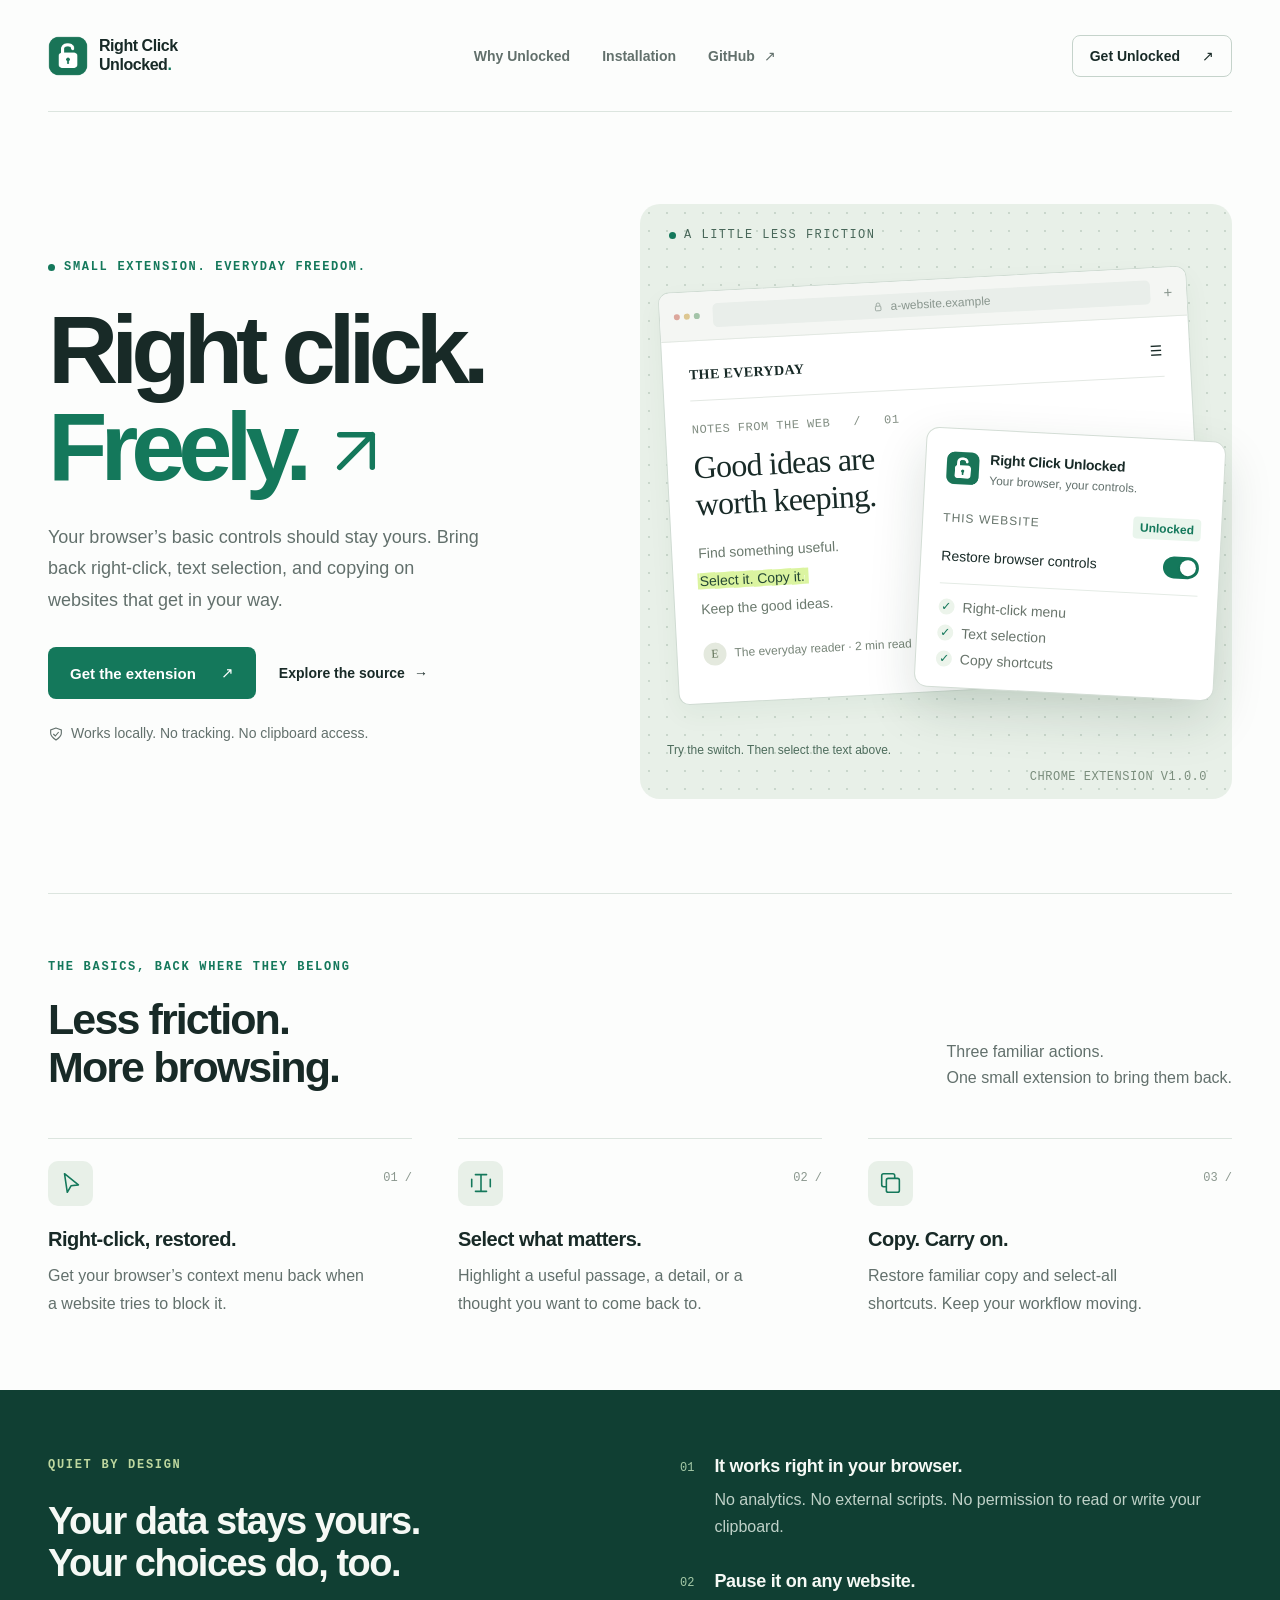
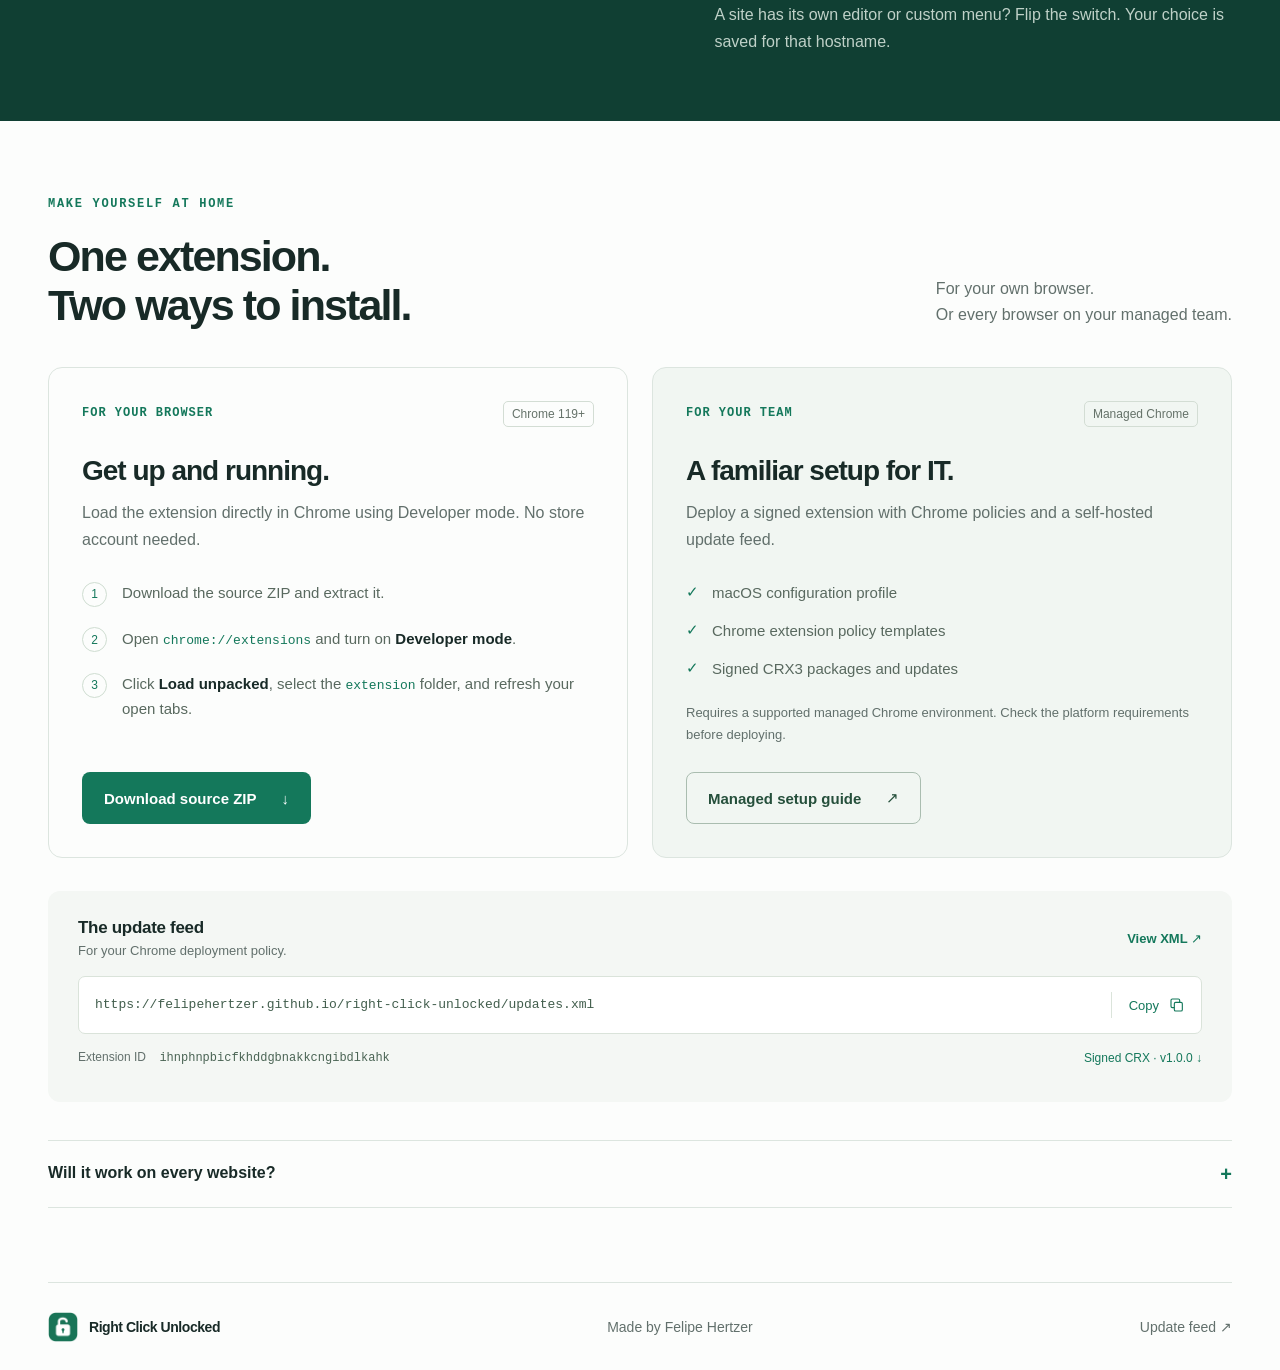
<file: docs/index.html>
<!doctype html>
<html lang="en">
  <head>
    <meta charset="utf-8" />
    <meta name="viewport" content="width=device-width, initial-scale=1" />
    <meta name="theme-color" content="#14785b" />
    <meta
      name="description"
      content="Bring back right-click, text selection, and copying in Chrome. Right Click Unlocked works locally, with a pause switch for every website and no tracking."
    />
    <title>Right Click Unlocked — Your browser, your controls.</title>
    <link rel="icon" href="assets/icon32.png" type="image/png" />
    <link rel="stylesheet" href="styles.css" />
    <script src="page.js" defer></script>
  </head>
  <body>
    <a class="skip-link" href="#main">Skip to content</a>
    <header class="site-header wrap">
      <a class="brand" href="./" aria-label="Right Click Unlocked home"
        ><img src="assets/icon128.png" alt="" width="40" height="40" /><span
          >Right Click<br />Unlocked<span class="brand-dot">.</span></span
        ></a
      >
      <nav aria-label="Main navigation">
        <a href="#features">Why Unlocked</a><a href="#install">Installation</a
        ><a
          class="nav-github"
          href="https://github.com/felipehertzer/right-click-unlocked"
          >GitHub <span aria-hidden="true">↗</span></a
        >
      </nav>
      <a class="header-cta" href="#install"
        >Get Unlocked <span aria-hidden="true">↗</span></a
      >
    </header>
    <main id="main">
      <section class="hero wrap" aria-labelledby="hero-title">
        <div class="hero-copy">
          <p class="eyebrow">
            <span class="status-dot" aria-hidden="true"></span> SMALL EXTENSION.
            EVERYDAY FREEDOM.
          </p>
          <h1 id="hero-title">
            Right click.<br /><span>Freely.</span
            ><svg
              class="headline-arrow"
              viewBox="0 0 64 64"
              fill="none"
              aria-hidden="true"
            >
              <path
                d="M14 50 50 14M14 14h36v36"
                stroke="currentColor"
                stroke-width="6"
                stroke-linecap="round"
                stroke-linejoin="round"
              />
            </svg>
          </h1>
          <p class="hero-description">
            Your browser’s basic controls should stay yours. Bring back
            right-click, text selection, and copying on websites that get in
            your way.
          </p>
          <div class="hero-actions">
            <a class="button button-green" href="#install"
              >Get the extension <span aria-hidden="true">↗</span></a
            ><a
              class="text-link"
              href="https://github.com/felipehertzer/right-click-unlocked"
              >Explore the source <span aria-hidden="true">→</span></a
            >
          </div>
          <p class="hero-note">
            <svg viewBox="0 0 24 24" fill="none" aria-hidden="true">
              <path
                d="M12 3 4 6v5c0 5 8 10 8 10s8-5 8-10V6l-8-3Z"
                stroke="currentColor"
                stroke-width="1.7"
              />
              <path
                d="m8 12 3 3 5-6"
                stroke="currentColor"
                stroke-width="1.7"
              />
            </svg>
            Works locally. No tracking. No clipboard access.
          </p>
        </div>
        <div
          class="demo-stage"
          aria-label="Interactive preview of restored browser controls"
        >
          <div class="stage-label">
            <span class="status-dot" aria-hidden="true"></span> A LITTLE LESS
            FRICTION
          </div>
          <div class="browser-preview">
            <div class="browser-toolbar" aria-hidden="true">
              <div class="window-dots"><i></i><i></i><i></i></div>
              <div class="address-bar">
                <svg viewBox="0 0 24 24" fill="none">
                  <rect
                    x="6"
                    y="10"
                    width="12"
                    height="10"
                    rx="2"
                    stroke="currentColor"
                    stroke-width="1.6"
                  />
                  <path
                    d="M8 10V7a4 4 0 0 1 8 0v3"
                    stroke="currentColor"
                    stroke-width="1.6"
                  />
                </svg>
                a-website.example
              </div>
              <span>+</span>
            </div>
            <div class="sample-page">
              <div class="sample-header">
                <span>THE EVERYDAY</span><span aria-hidden="true">☰</span>
              </div>
              <p class="sample-category">
                NOTES FROM THE WEB &nbsp; / &nbsp; 01
              </p>
              <h2>Good ideas are<br />worth keeping.</h2>
              <div id="sample-text" class="sample-text">
                <p>
                  Find something useful.<br /><span class="highlight"
                    >Select it. Copy it.</span
                  ><br />Keep the good ideas.
                </p>
              </div>
              <div class="sample-footer">
                <span class="sample-avatar" aria-hidden="true">E</span
                ><span
                  >The everyday reader <span aria-hidden="true">·</span> 2 min
                  read</span
                >
              </div>
            </div>
          </div>
          <div class="extension-preview">
            <div class="extension-heading">
              <img
                src="assets/icon128.png"
                alt=""
                width="34"
                height="34"
              /><span
                >Right Click Unlocked<small
                  >Your browser, your controls.</small
                ></span
              >
            </div>
            <div class="extension-site">
              <span>THIS WEBSITE</span><span id="demo-badge">Unlocked</span>
            </div>
            <label class="demo-switch-label" for="demo-enabled"
              ><span>Restore browser controls</span
              ><input
                type="checkbox"
                id="demo-enabled"
                role="switch"
                checked /><span class="switch-track" aria-hidden="true"></span
            ></label>
            <ul class="demo-checks">
              <li><span aria-hidden="true">✓</span> Right-click menu</li>
              <li><span aria-hidden="true">✓</span> Text selection</li>
              <li><span aria-hidden="true">✓</span> Copy shortcuts</li>
            </ul>
          </div>
          <p class="demo-caption" id="demo-status" role="status">
            Try the switch. Then select the text above.
          </p>
          <span class="demo-version"
            >CHROME EXTENSION <span data-version>MANIFEST V3</span></span
          >
        </div>
      </section>
      <section
        class="features wrap"
        id="features"
        aria-labelledby="features-title"
      >
        <div class="section-intro">
          <p class="eyebrow">THE BASICS, BACK WHERE THEY BELONG</p>
          <h2 id="features-title">Less friction.<br />More browsing.</h2>
          <p>
            Three familiar actions.<br />One small extension to bring them back.
          </p>
        </div>
        <div class="feature-grid">
          <article>
            <span class="feature-icon" aria-hidden="true"
              ><svg viewBox="0 0 28 28" fill="none">
                <path
                  d="m7 4 15 12-8 1-4 7L7 4Z"
                  stroke="currentColor"
                  stroke-width="1.7"
                  stroke-linejoin="round"
                /></svg></span
            ><span class="feature-number">01 /</span>
            <h3>Right-click, restored.</h3>
            <p>
              Get your browser’s context menu back when a website tries to block
              it.
            </p>
          </article>
          <article>
            <span class="feature-icon" aria-hidden="true"
              ><svg viewBox="0 0 28 28" fill="none">
                <path
                  d="M8 5h12M14 5v18M8 23h12M4 10v8M24 10v8"
                  stroke="currentColor"
                  stroke-width="1.7"
                  stroke-linecap="round"
                /></svg></span
            ><span class="feature-number">02 /</span>
            <h3>Select what matters.</h3>
            <p>
              Highlight a useful passage, a detail, or a thought you want to
              come back to.
            </p>
          </article>
          <article>
            <span class="feature-icon" aria-hidden="true"
              ><svg viewBox="0 0 28 28" fill="none">
                <rect
                  x="9"
                  y="9"
                  width="14"
                  height="15"
                  rx="2"
                  stroke="currentColor"
                  stroke-width="1.7"
                />
                <path
                  d="M18 9V6a2 2 0 0 0-2-2H6a2 2 0 0 0-2 2v10a2 2 0 0 0 2 2h3"
                  stroke="currentColor"
                  stroke-width="1.7"
                /></svg></span
            ><span class="feature-number">03 /</span>
            <h3>Copy. Carry on.</h3>
            <p>
              Restore familiar copy and select-all shortcuts. Keep your workflow
              moving.
            </p>
          </article>
        </div>
      </section>
      <section class="privacy-band" aria-labelledby="privacy-title">
        <div class="wrap privacy-layout">
          <div>
            <p class="eyebrow">QUIET BY DESIGN</p>
            <h2 id="privacy-title">
              Your data stays yours.<br />Your choices do, too.
            </h2>
          </div>
          <div class="privacy-points">
            <article>
              <span aria-hidden="true">01</span>
              <div>
                <h3>It works right in your browser.</h3>
                <p>
                  No analytics. No external scripts. No permission to read or
                  write your clipboard.
                </p>
              </div>
            </article>
            <article>
              <span aria-hidden="true">02</span>
              <div>
                <h3>Pause it on any website.</h3>
                <p>
                  A site has its own editor or custom menu? Flip the switch.
                  Your choice is saved for that hostname.
                </p>
              </div>
            </article>
          </div>
        </div>
      </section>
      <section
        class="install wrap"
        id="install"
        aria-labelledby="install-title"
      >
        <div class="section-intro">
          <p class="eyebrow">MAKE YOURSELF AT HOME</p>
          <h2 id="install-title">One extension.<br />Two ways to install.</h2>
          <p>
            For your own browser.<br />Or every browser on your managed team.
          </p>
        </div>
        <div class="installation-grid">
          <article class="installation-card">
            <div class="card-heading">
              <span class="eyebrow">FOR YOUR BROWSER</span
              ><span class="card-tag">Chrome 119+</span>
            </div>
            <h3>Get up and running.</h3>
            <p>
              Load the extension directly in Chrome using Developer mode. No
              store account needed.
            </p>
            <ol class="install-steps">
              <li>
                <span>1</span>
                <div>Download the source ZIP and extract it.</div>
              </li>
              <li>
                <span>2</span>
                <div>
                  Open <code>chrome://extensions</code> and turn on
                  <strong>Developer mode</strong>.
                </div>
              </li>
              <li>
                <span>3</span>
                <div>
                  Click <strong>Load unpacked</strong>, select the
                  <code>extension</code> folder, and refresh your open tabs.
                </div>
              </li>
            </ol>
            <a
              class="button button-green"
              href="https://github.com/felipehertzer/right-click-unlocked/archive/refs/heads/main.zip"
              >Download source ZIP <span aria-hidden="true">↓</span></a
            >
          </article>
          <article class="installation-card managed-card">
            <div class="card-heading">
              <span class="eyebrow">FOR YOUR TEAM</span
              ><span class="card-tag">Managed Chrome</span>
            </div>
            <h3>A familiar setup for IT.</h3>
            <p>
              Deploy a signed extension with Chrome policies and a self-hosted
              update feed.
            </p>
            <ul class="managed-list">
              <li>
                <span aria-hidden="true">✓</span> macOS configuration profile
              </li>
              <li>
                <span aria-hidden="true">✓</span> Chrome extension policy
                templates
              </li>
              <li>
                <span aria-hidden="true">✓</span> Signed CRX3 packages and
                updates
              </li>
            </ul>
            <p class="managed-note">
              Requires a supported managed Chrome environment. Check the
              platform requirements before deploying.
            </p>
            <a
              class="button button-outline"
              href="https://github.com/felipehertzer/right-click-unlocked#managed-deployment"
              >Managed setup guide <span aria-hidden="true">↗</span></a
            >
          </article>
        </div>
        <div class="deployment-details">
          <div class="feed-heading">
            <div>
              <h3>The update feed</h3>
              <p>For your Chrome deployment policy.</p>
            </div>
            <a href="updates.xml">View XML <span aria-hidden="true">↗</span></a>
          </div>
          <div class="feed-code">
            <code id="update-feed"
              >https://felipehertzer.github.io/right-click-unlocked/updates.xml</code
            ><button
              type="button"
              id="copy-feed"
              aria-label="Copy update feed URL"
            >
              Copy
              <svg viewBox="0 0 24 24" fill="none" aria-hidden="true">
                <rect
                  x="8"
                  y="8"
                  width="12"
                  height="13"
                  rx="2"
                  stroke="currentColor"
                  stroke-width="1.7"
                />
                <path
                  d="M16 8V5a2 2 0 0 0-2-2H5a2 2 0 0 0-2 2v9a2 2 0 0 0 2 2h3"
                  stroke="currentColor"
                  stroke-width="1.7"
                />
              </svg>
            </button>
          </div>
          <div class="release-details">
            <p>Extension ID <code>ihnphnpbicfkhddgbnakkcngibdlkahk</code></p>
            <a id="package-link" href="release.json"
              >Release details <span aria-hidden="true">↗</span></a
            >
          </div>
          <p id="copy-status" class="copy-status" role="status"></p>
        </div>
        <details class="compatibility">
          <summary>
            Will it work on every website?<span aria-hidden="true">+</span>
          </summary>
          <div>
            <p>
              Unlocked restores common event-based and CSS restrictions. It
              can’t reveal inaccessible content or turn images and canvas
              elements into selectable text.
            </p>
            <p>
              Chrome’s internal pages, the Web Store, built-in viewers, and
              local files are excluded. Some custom blockers may persist. If a
              website’s controls or copy formatting behave differently, pause
              the extension for that site.
            </p>
          </div>
        </details>
      </section>
    </main>
    <footer class="site-footer wrap">
      <a class="brand" href="./"
        ><img src="assets/icon128.png" alt="" width="30" height="30" /><span
          >Right Click Unlocked</span
        ></a
      >
      <p>
        Made by <a href="https://github.com/felipehertzer">Felipe Hertzer</a>
      </p>
      <a href="updates.xml">Update feed <span aria-hidden="true">↗</span></a>
    </footer>
  </body>
</html>
</file>
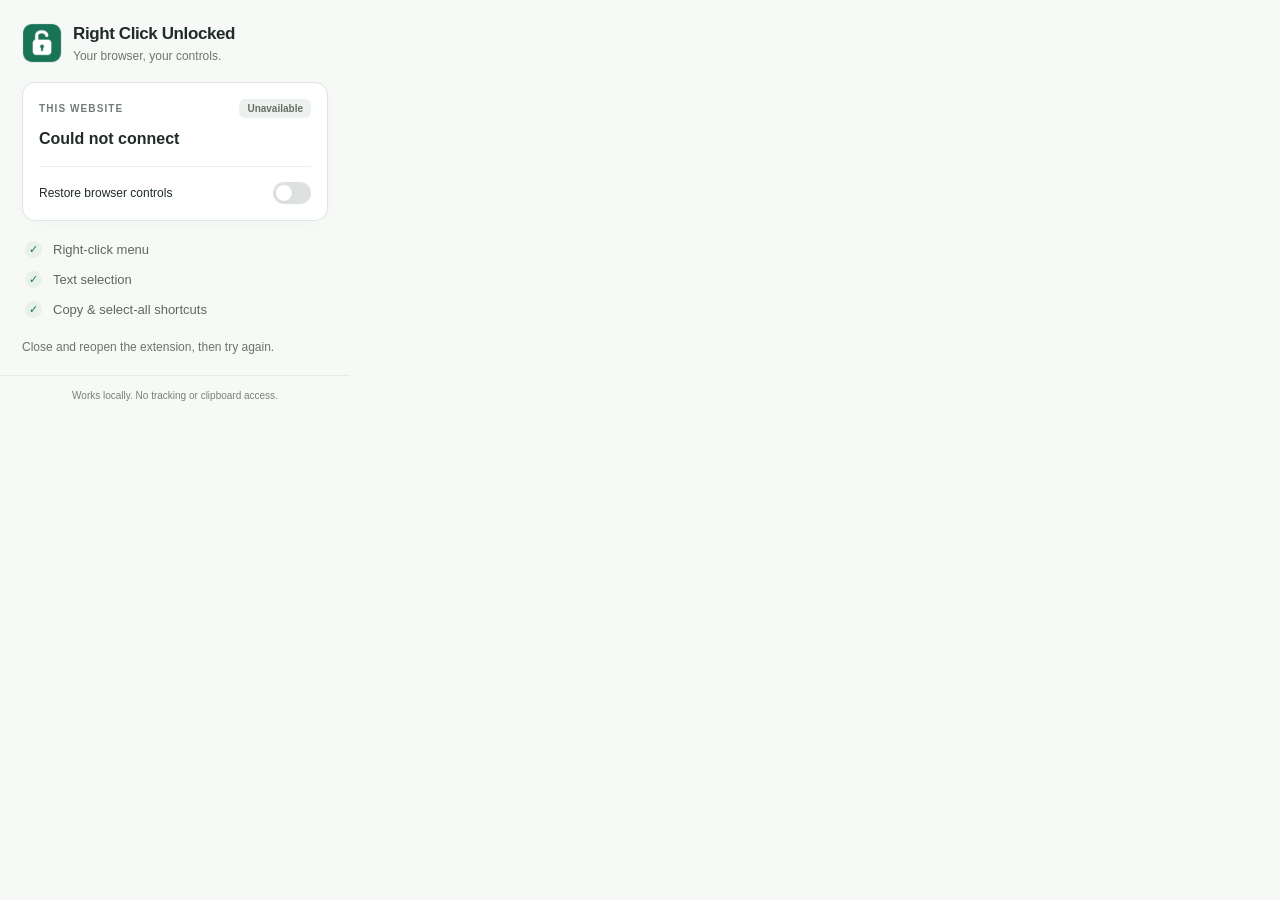
<file: extension/popup.html>
<!doctype html>
<html lang="en">
<head>
  <meta charset="utf-8">
  <meta name="viewport" content="width=device-width, initial-scale=1">
  <title>Right Click Unlocked</title>
  <link rel="stylesheet" href="popup.css">
  <script src="popup.js" defer></script>
</head>
<body>
  <header>
    <img src="icons/icon48.png" width="40" height="40" alt="">
    <div><h1>Right Click Unlocked</h1><p>Your browser, your controls.</p></div>
  </header>
  <main>
    <section class="site-card" aria-label="Website settings">
      <div class="site-line"><span class="eyebrow">THIS WEBSITE</span><span id="badge">Loading</span></div>
      <p id="hostname">Checking this tab…</p>
      <label class="switch-row" for="enabled">
        <span>Restore browser controls</span>
        <input id="enabled" type="checkbox" role="switch" disabled>
        <span class="switch" aria-hidden="true"></span>
      </label>
    </section>
    <ul aria-label="Restored controls">
      <li><span aria-hidden="true">✓</span> Right-click menu</li>
      <li><span aria-hidden="true">✓</span> Text selection</li>
      <li><span aria-hidden="true">✓</span> Copy &amp; select-all shortcuts</li>
    </ul>
    <p id="status" role="status" aria-live="polite">Loading settings…</p>
    <button id="refresh" type="button" hidden>Refresh this page</button>
  </main>
  <footer>Works locally. No tracking or clipboard access.</footer>
</body>
</html>
</file>
<file: docs/styles.css>
:root {
  color-scheme: light;
  --ink: #182a27;
  --muted: #62706c;
  --green: #14785b;
  --deep: #103f33;
  --lime: #dbf4a0;
  --line: #dce5df;
  --paper: #fcfdfc;
  --soft: #f1f6f2;
  font-family: -apple-system, BlinkMacSystemFont, "Segoe UI", sans-serif;
  color: var(--ink);
  background: var(--paper);
  font-synthesis: none;
}
* {
  box-sizing: border-box;
}
html {
  scroll-behavior: smooth;
  scroll-padding-top: 30px;
}
body {
  margin: 0;
}
button,
input {
  font: inherit;
}
a {
  color: inherit;
  text-decoration: none;
}
button,
a,
input {
  -webkit-tap-highlight-color: transparent;
}
button {
  cursor: pointer;
}
a:focus-visible,
button:focus-visible,
input:focus-visible,
summary:focus-visible {
  outline: 3px solid #298166;
  outline-offset: 5px;
}
img,
svg {
  display: block;
  max-width: 100%;
}
::selection {
  color: #113e2e;
  background: #d5ef99;
}
.wrap {
  width: min(1200px, calc(100% - 96px));
  margin-inline: auto;
}
.skip-link {
  position: fixed;
  top: 10px;
  left: 10px;
  z-index: 20;
  padding: 12px 20px;
  background: white;
  transform: translateY(-200%);
}
.skip-link:focus {
  transform: none;
}
.site-header {
  height: 112px;
  display: flex;
  align-items: center;
  justify-content: space-between;
  border-bottom: 1px solid var(--line);
}
.brand {
  display: inline-flex;
  gap: 11px;
  align-items: center;
  font-size: 16px;
  font-weight: 740;
  letter-spacing: -0.45px;
  line-height: 1.15;
}
.brand-dot {
  color: var(--green);
}
nav {
  display: flex;
  gap: 32px;
  align-items: center;
  font-size: 14px;
  font-weight: 550;
}
nav a {
  color: var(--muted);
}
nav a:hover,
.text-link:hover {
  color: var(--green);
}
.nav-github span {
  margin-left: 5px;
}
.header-cta {
  display: inline-flex;
  gap: 22px;
  align-items: center;
  padding: 12px 17px;
  border: 1px solid #c5d3cb;
  border-radius: 8px;
  font-size: 14px;
  font-weight: 650;
}
.header-cta:hover {
  background: var(--soft);
}
.hero {
  display: grid;
  grid-template-columns: 1fr 1.08fr;
  gap: 44px;
  padding-top: 92px;
  padding-bottom: 94px;
  align-items: center;
}
.eyebrow {
  font-family: ui-monospace, SFMono-Regular, Consolas, monospace;
  letter-spacing: 1.7px;
  font-size: 12px;
  font-weight: 550;
  line-height: 1.6;
  margin: 0 0 25px;
  color: var(--green);
  display: flex;
  align-items: center;
  gap: 9px;
}
.status-dot {
  width: 7px;
  height: 7px;
  display: inline-block;
  flex-shrink: 0;
  border-radius: 50%;
  background: var(--green);
}
h1 {
  font-size: clamp(64px, 7.6vw, 104px);
  line-height: 0.99;
  letter-spacing: -7px;
  font-weight: 650;
  margin: 0 0 27px;
}
h1 > span {
  color: var(--green);
}
.headline-arrow {
  display: inline-block;
  width: 58px;
  height: 58px;
  margin-left: 22px;
  color: var(--green);
}
.hero-description {
  font-size: 18px;
  line-height: 1.75;
  color: var(--muted);
  max-width: 440px;
  margin: 0 0 31px;
}
.hero-actions {
  display: flex;
  align-items: center;
  gap: 23px;
  flex-wrap: wrap;
}
.button {
  display: inline-flex;
  align-items: center;
  justify-content: center;
  gap: 25px;
  min-height: 52px;
  border-radius: 8px;
  font-size: 15px;
  font-weight: 650;
  padding: 14px 21px;
  border: 1px solid transparent;
  transition:
    background 0.18s,
    transform 0.18s;
}
.button:hover {
  transform: translateY(-2px);
}
.button-green {
  background: var(--green);
  color: white;
}
.button-green:hover {
  background: #0f634b;
}
.text-link {
  font-size: 14px;
  font-weight: 600;
  display: inline-flex;
  gap: 9px;
  align-items: center;
}
.hero-note {
  font-size: 12px;
  color: var(--muted);
  display: flex;
  align-items: center;
  gap: 7px;
  margin: 23px 0 0;
  line-height: 1.6;
}
.hero-note svg {
  width: 16px;
  height: 16px;
  flex-shrink: 0;
}
.demo-stage {
  height: 545px;
  position: relative;
  border-radius: 20px;
  background-color: #e8f0e8;
  background-image: radial-gradient(#aabdaf80 0.75px, transparent 0.75px);
  background-size: 18px 18px;
  isolation: isolate;
}
.stage-label {
  font:
    11px ui-monospace,
    SFMono-Regular,
    Consolas,
    monospace;
  letter-spacing: 1.5px;
  display: flex;
  align-items: center;
  gap: 8px;
  position: absolute;
  left: 29px;
  top: 24px;
  color: #486759;
}
.browser-preview {
  position: absolute;
  top: 75px;
  left: 28px;
  right: 35px;
  border: 1px solid #cfdbd2;
  border-radius: 11px;
  box-shadow: 0 10px 26px #1e4b2c0c;
  background: white;
  overflow: hidden;
  transform: rotate(-3deg);
}
.browser-toolbar {
  display: flex;
  align-items: center;
  gap: 13px;
  padding: 12px 14px;
  background: #f4f6f3;
  border-bottom: 1px solid #e2e8e2;
  color: #89968e;
  font-size: 15px;
}
.window-dots {
  display: flex;
  gap: 4px;
}
.window-dots i {
  height: 6px;
  width: 6px;
  border-radius: 50%;
  background: #c7d0c9;
}
.window-dots i:first-child {
  background: #dca79c;
}
.window-dots i:nth-child(2) {
  background: #ddc791;
}
.window-dots i:nth-child(3) {
  background: #a3c4a8;
}
.address-bar {
  display: flex;
  gap: 7px;
  justify-content: center;
  align-items: center;
  flex: 1;
  background: #e9eeea;
  font-size: 10px;
  border-radius: 5px;
  padding: 5px 8px;
}
.address-bar svg {
  width: 11px;
  height: 11px;
}
.sample-page {
  padding: 26px 26px 37px;
}
.sample-header {
  display: flex;
  justify-content: space-between;
  font-family: Georgia, serif;
  font-weight: 700;
  font-size: 14px;
  letter-spacing: 0.4px;
  padding-bottom: 16px;
  border-bottom: 1px solid #e3e8e3;
}
.sample-category {
  font:
    9px ui-monospace,
    monospace;
  letter-spacing: 1.1px;
  color: #818d82;
  margin: 22px 0 12px;
}
.sample-page h2 {
  font:
    500 32px/1.15 Georgia,
    serif;
  letter-spacing: -0.8px;
  margin: 0 0 16px;
}
.sample-text {
  font-size: 13px;
  line-height: 2;
  color: #6a796d;
}
.sample-text p {
  margin: 0;
}
.highlight {
  background: var(--lime);
  box-shadow:
    4px 0 0 var(--lime),
    -2px 0 0 var(--lime);
  color: #244734;
  transition: background 0.2s;
}
.sample-footer {
  display: flex;
  gap: 8px;
  align-items: center;
  font-size: 9px;
  color: #768477;
  margin-top: 20px;
}
.sample-avatar {
  display: grid;
  place-items: center;
  width: 23px;
  height: 23px;
  border-radius: 50%;
  background: #e4e9de;
  font-family: Georgia, serif;
  color: #5c6e53;
}
.extension-preview {
  position: absolute;
  width: 265px;
  right: 12px;
  top: 225px;
  padding: 20px;
  background: white;
  border: 1px solid #d3ddd5;
  border-radius: 13px;
  box-shadow: 0 20px 50px #16332126;
  transform: rotate(3deg);
}
.extension-heading {
  display: flex;
  gap: 10px;
  align-items: center;
  font-size: 13px;
  line-height: 1.4;
  font-weight: 650;
  letter-spacing: -0.25px;
}
.extension-heading small {
  display: block;
  font-size: 10px;
  font-weight: 400;
  color: var(--muted);
  margin-top: 2px;
  letter-spacing: 0;
}
.extension-site {
  display: flex;
  align-items: center;
  justify-content: space-between;
  gap: 8px;
  font-size: 9px;
  color: #647269;
  letter-spacing: 1px;
  margin: 20px 0 13px;
}
.extension-site > span:last-child {
  font-size: 10px;
  letter-spacing: 0;
  background: #e9f5ec;
  padding: 4px 7px;
  border-radius: 4px;
  color: var(--green);
  font-weight: 600;
}
.demo-switch-label {
  display: flex;
  align-items: center;
  justify-content: space-between;
  gap: 8px;
  position: relative;
  font-size: 11px;
  padding-bottom: 16px;
  border-bottom: 1px solid #e4ebe5;
  cursor: pointer;
}
.demo-switch-label input {
  position: absolute;
  right: 0;
  top: 0;
  width: 36px;
  height: 22px;
  opacity: 0;
  margin: 0;
  cursor: pointer;
}
.switch-track {
  width: 36px;
  height: 22px;
  border-radius: 14px;
  background: var(--green);
  padding: 3px;
  flex-shrink: 0;
  transition: background 0.2s;
}
.switch-track:before {
  content: "";
  display: block;
  width: 16px;
  height: 16px;
  background: white;
  border-radius: 50%;
  transform: translateX(14px);
  box-shadow: 0 1px 3px #0002;
  transition: transform 0.2s;
}
.demo-switch-label input:focus-visible + .switch-track {
  outline: 3px solid #3e8cdd;
  outline-offset: 4px;
}
.demo-switch-label input:not(:checked) + .switch-track {
  background: #a2afa5;
}
.demo-switch-label input:not(:checked) + .switch-track:before {
  transform: translateX(0);
}
.demo-checks {
  list-style: none;
  padding: 0;
  margin: 15px 0 0;
  display: grid;
  gap: 10px;
  color: #68746b;
  font-size: 11px;
}
.demo-checks li {
  display: flex;
  align-items: center;
  gap: 8px;
}
.demo-checks li > span {
  font-size: 10px;
  color: var(--green);
  display: grid;
  place-items: center;
  border-radius: 50%;
  background: #ecf4eb;
  width: 16px;
  height: 16px;
}
.demo-caption {
  position: absolute;
  left: 27px;
  right: 27px;
  bottom: 30px;
  font-size: 12px;
  line-height: 1.5;
  color: #4d6c5c;
  margin: 0;
}
.demo-version {
  position: absolute;
  right: 25px;
  bottom: 14px;
  font:
    8px ui-monospace,
    monospace;
  letter-spacing: 1px;
  color: #7a8d7c;
}
.demo-stage[data-enabled="false"] .highlight {
  background: transparent;
  box-shadow: none;
  color: inherit;
}
.demo-stage[data-enabled="false"] .sample-text {
  user-select: none;
  -webkit-user-select: none;
}
.demo-stage[data-enabled="false"] .demo-checks li > span {
  color: #7e8981;
  background: #edf0ed;
}
.demo-stage[data-enabled="false"] #demo-badge {
  color: #66756a;
  background: #edf0ed;
}
.features {
  border-top: 1px solid var(--line);
  padding-top: 64px;
  padding-bottom: 72px;
}
.section-intro {
  display: grid;
  grid-template-columns: 1fr 1fr;
  column-gap: 60px;
  align-items: end;
}
.section-intro > .eyebrow {
  grid-column: 1/-1;
  margin-bottom: 18px;
}
h2 {
  font-size: 43px;
  line-height: 1.12;
  font-weight: 600;
  letter-spacing: -1.9px;
  margin: 0;
}
.section-intro > p:last-child {
  justify-self: end;
  align-self: end;
  font-size: 16px;
  line-height: 1.65;
  color: var(--muted);
  margin: 0;
}
.feature-grid {
  display: grid;
  grid-template-columns: repeat(3, 1fr);
  gap: 46px;
  margin-top: 46px;
}
.feature-grid article {
  border-top: 1px solid var(--line);
  padding-top: 22px;
  position: relative;
}
.feature-icon {
  display: grid;
  place-items: center;
  width: 45px;
  height: 45px;
  background: #e8f0e8;
  border-radius: 10px;
  color: var(--green);
}
.feature-icon svg {
  height: 26px;
  width: 26px;
}
.feature-number {
  position: absolute;
  right: 0;
  top: 32px;
  color: #8a978e;
  font:
    12px ui-monospace,
    monospace;
}
.feature-grid h3 {
  font-size: 20px;
  letter-spacing: -0.5px;
  font-weight: 600;
  margin: 22px 0 11px;
}
.feature-grid p {
  font-size: 15px;
  color: var(--muted);
  line-height: 1.75;
  margin: 0;
  max-width: 320px;
}
.install {
  border-top: 1px solid var(--line);
  padding-block: 70px;
}
.install > p:not(.eyebrow) {
  font-size: 17px;
  line-height: 1.7;
  color: var(--muted);
  margin: 22px 0;
}
.site-footer {
  border-top: 1px solid var(--line);
  display: flex;
  align-items: center;
  justify-content: space-between;
  gap: 20px;
  padding-block: 29px;
  font-size: 12px;
  color: var(--muted);
}
.site-footer .brand {
  font-size: 14px;
  color: var(--ink);
}
.site-footer p {
  margin: 0;
}
.site-footer a:hover {
  color: var(--green);
}
@media (min-width: 1440px) {
  .hero {
    padding-block: 105px;
  }
  .demo-stage {
    height: 560px;
  }
  .browser-preview {
    top: 83px;
  }
  .extension-preview {
    top: 242px;
  }
}
@media (max-width: 1050px) {
  .wrap {
    width: calc(100% - 64px);
  }
  .hero {
    gap: 26px;
    padding-top: 64px;
    padding-bottom: 70px;
    grid-template-columns: 1fr 1fr;
  }
  h1 {
    font-size: 78px;
    letter-spacing: -5px;
  }
  .hero-description {
    font-size: 16px;
  }
  .headline-arrow {
    width: 43px;
    height: 43px;
    margin-left: 10px;
  }
  .hero-actions {
    gap: 17px;
  }
  .demo-stage {
    height: 520px;
  }
  .browser-preview {
    left: 17px;
    right: 22px;
  }
  .sample-page {
    padding: 23px 20px 30px;
  }
  .extension-preview {
    top: 255px;
    right: 10px;
    width: 245px;
  }
  .demo-caption {
    bottom: 30px;
    left: 19px;
    right: 15px;
    font-size: 11px;
  }
  .demo-version {
    bottom: 12px;
  }
  .feature-grid {
    gap: 28px;
  }
  nav {
    gap: 22px;
  }
}
@media (max-width: 760px) {
  .wrap {
    width: calc(100% - 40px);
  }
  .site-header {
    height: 88px;
  }
  .site-header nav {
    display: none;
  }
  .brand {
    font-size: 14px;
  }
  .brand img {
    width: 35px;
    height: 35px;
  }
  .header-cta {
    font-size: 13px;
    padding: 11px 13px;
    gap: 14px;
  }
  .hero {
    grid-template-columns: 1fr;
    gap: 42px;
    padding-block: 49px;
  }
  .hero-copy {
    max-width: 550px;
  }
  h1 {
    font-size: clamp(74px, 15vw, 100px);
    letter-spacing: -5px;
  }
  .hero .eyebrow {
    font-size: 10px;
    letter-spacing: 1.1px;
  }
  .hero-description {
    font-size: 17px;
    max-width: 470px;
  }
  .hero-note {
    font-size: 11px;
  }
  .hero-actions {
    gap: 23px;
  }
  .demo-stage {
    height: 535px;
    width: min(100%, 540px);
    justify-self: center;
  }
  .browser-preview {
    left: 23px;
    right: 30px;
  }
  .sample-page {
    padding: 24px 25px 36px;
  }
  .extension-preview {
    right: 18px;
    top: 245px;
    width: 265px;
  }
  .demo-caption {
    font-size: 12px;
    left: 23px;
    bottom: 31px;
  }
  .features {
    padding-block: 44px;
  }
  .section-intro {
    display: block;
  }
  .section-intro > .eyebrow {
    font-size: 10px;
  }
  h2 {
    font-size: 36px;
    letter-spacing: -1.5px;
  }
  .section-intro > p:last-child {
    margin-top: 20px;
  }
  .feature-grid {
    grid-template-columns: 1fr;
    gap: 28px;
    margin-top: 30px;
  }
  .feature-grid article {
    padding-left: 66px;
    min-height: 120px;
    padding-top: 24px;
  }
  .feature-icon {
    position: absolute;
    left: 0;
    top: 24px;
  }
  .feature-number {
    display: none;
  }
  .feature-grid h3 {
    margin: 2px 0 9px;
    font-size: 19px;
  }
  .feature-grid p {
    max-width: 100%;
  }
  .install {
    padding-block: 44px;
  }
  .site-footer {
    flex-wrap: wrap;
    justify-content: space-between;
    padding-block: 25px;
  }
  .site-footer .brand {
    width: 100%;
    margin-bottom: 8px;
  }
}
@media (max-width: 380px) {
  .wrap {
    width: calc(100% - 32px);
  }
  .header-cta {
    gap: 8px;
  }
  .hero-actions {
    gap: 18px;
  }
  .hero .eyebrow {
    font-size: 9px;
  }
  .hero-note {
    font-size: 10px;
  }
  .demo-stage {
    height: 535px;
  }
  .extension-preview {
    right: 8px;
    width: 245px;
  }
  .browser-preview {
    left: 16px;
    right: 22px;
  }
  .sample-page {
    padding-inline: 20px;
  }
  .sample-page h2 {
    font-size: 28px;
  }
  .sample-text {
    font-size: 11px;
  }
  .demo-caption {
    font-size: 10px;
  }
}
@media (prefers-reduced-motion: reduce) {
  html {
    scroll-behavior: auto;
  }
  *,
  *:before,
  *:after {
    transition: none !important;
    animation: none !important;
  }
}

/* Installation and privacy */
.privacy-band {
  background: var(--deep);
  color: #f5f9f5;
}
.privacy-layout {
  display: grid;
  grid-template-columns: 1fr 1fr;
  gap: 80px;
  padding-block: 66px;
}
.privacy-layout .eyebrow {
  color: #bed79f;
}
.privacy-layout h2 {
  font-size: 38px;
  letter-spacing: -1.5px;
}
.privacy-points {
  display: grid;
  gap: 31px;
}
.privacy-points article {
  display: flex;
  gap: 20px;
}
.privacy-points article > span {
  font:
    12px ui-monospace,
    monospace;
  color: #a6caa8;
  margin-top: 5px;
}
.privacy-points h3 {
  font-size: 18px;
  font-weight: 550;
  margin: 0 0 9px;
  letter-spacing: -0.3px;
}
.privacy-points p {
  color: #bfd1c8;
  line-height: 1.7;
  font-size: 16px;
  margin: 0;
}
.install {
  border: 0;
  padding-block: 74px;
}
.installation-grid {
  display: grid;
  grid-template-columns: 1fr 1fr;
  gap: 24px;
  margin-top: 38px;
}
.installation-card {
  display: flex;
  flex-direction: column;
  padding: 33px;
  border: 1px solid var(--line);
  border-radius: 14px;
}
.managed-card {
  background: var(--soft);
}
.card-heading {
  display: flex;
  align-items: center;
  justify-content: space-between;
  gap: 10px;
  margin-bottom: 27px;
}
.card-heading .eyebrow {
  margin: 0;
  font-size: 12px;
  letter-spacing: 1px;
}
.card-tag {
  font-size: 12px;
  white-space: nowrap;
  border: 1px solid #d3ddd4;
  border-radius: 5px;
  padding: 5px 8px;
  color: #657269;
}
.installation-card h3 {
  font-size: 28px;
  line-height: 1.2;
  letter-spacing: -1px;
  font-weight: 600;
  margin: 0 0 13px;
}
.installation-card > p {
  font-size: 16px;
  color: var(--muted);
  line-height: 1.65;
  margin: 0;
}
.install-steps {
  list-style: none;
  margin: 28px 0 30px;
  padding: 0;
  display: grid;
  gap: 20px;
}
.install-steps li {
  display: flex;
  align-items: baseline;
  gap: 15px;
  font-size: 15px;
  line-height: 1.65;
  color: #59695f;
}
.install-steps li > span {
  display: grid;
  place-items: center;
  border: 1px solid #cfddd1;
  border-radius: 50%;
  flex-shrink: 0;
  width: 25px;
  height: 25px;
  font-size: 12px;
  color: var(--green);
  line-height: 1;
}
.install-steps strong {
  font-weight: 600;
  color: var(--ink);
}
code {
  font-family: ui-monospace, SFMono-Regular, Consolas, monospace;
  overflow-wrap: anywhere;
}
.install-steps code {
  font-size: 13px;
  color: var(--green);
}
.installation-card > .button {
  align-self: flex-start;
  margin-top: auto;
}
.managed-list {
  list-style: none;
  display: grid;
  gap: 20px;
  margin: 30px 0 25px;
  padding: 0;
  font-size: 15px;
  color: #59695f;
}
.managed-list li {
  display: flex;
  gap: 13px;
  align-items: center;
}
.managed-list li > span {
  color: var(--green);
}
.installation-card .managed-note {
  font-size: 13px;
  margin-bottom: 27px;
}
.button-outline {
  border-color: #aabdb0;
  color: #254f3b;
  background: transparent;
}
.button-outline:hover {
  background: #e2ece2;
}
.deployment-details {
  margin-top: 33px;
  padding: 27px 30px 10px;
  background: #f4f7f4;
  border-radius: 12px;
}
.feed-heading {
  display: flex;
  align-items: center;
  justify-content: space-between;
  gap: 20px;
  margin-bottom: 18px;
}
.feed-heading h3 {
  font-size: 17px;
  margin: 0 0 5px;
  letter-spacing: -0.3px;
  font-weight: 600;
}
.feed-heading p {
  font-size: 13px;
  color: var(--muted);
  margin: 0;
}
.feed-heading > a {
  font-size: 13px;
  color: var(--green);
  font-weight: 550;
}
.feed-code {
  display: flex;
  align-items: center;
  gap: 18px;
  border: 1px solid #dae3da;
  background: white;
  border-radius: 7px;
  padding: 15px 16px;
  min-width: 0;
}
.feed-code > code {
  font-size: 13px;
  line-height: 1.65;
  flex: 1;
  min-width: 0;
  color: #425e4d;
}
.feed-code > button {
  background: none;
  border: 0;
  border-left: 1px solid #dbe4db;
  padding: 5px 0 5px 17px;
  font-size: 13px;
  display: flex;
  align-items: center;
  gap: 10px;
  flex-shrink: 0;
  color: var(--green);
}
.feed-code > button svg {
  height: 16px;
  width: 16px;
}
.release-details {
  display: flex;
  align-items: center;
  justify-content: space-between;
  gap: 12px;
  margin-top: 16px;
  font-size: 12px;
  color: var(--muted);
  flex-wrap: wrap;
}
.release-details p {
  margin: 0;
}
.release-details code {
  color: #4a6454;
  margin-left: 10px;
}
.release-details > a {
  color: var(--green);
}
.copy-status {
  font-size: 12px;
  line-height: 1.6;
  color: var(--green);
  min-height: 19px;
  margin: 8px 0 0;
}
.compatibility {
  border-block: 1px solid var(--line);
  margin-top: 38px;
}
.compatibility summary {
  padding: 23px 0;
  display: flex;
  justify-content: space-between;
  gap: 25px;
  font-size: 16px;
  font-weight: 550;
  list-style: none;
  cursor: pointer;
}
.compatibility summary::-webkit-details-marker {
  display: none;
}
.compatibility summary > span {
  font-size: 20px;
  color: var(--green);
  line-height: 1;
}
.compatibility[open] summary > span {
  transform: rotate(45deg);
}
.compatibility > div {
  max-width: 820px;
  padding-bottom: 20px;
  color: var(--muted);
  font-size: 16px;
  line-height: 1.7;
}
.compatibility > div > p {
  margin: 0 0 12px;
}
/* Keep the interactive preview and its labels readable. */
.hero-note {
  font-size: 14px;
}
.stage-label,
.address-bar,
.sample-category,
.sample-footer,
.extension-heading small,
.extension-site,
.extension-site > span:last-child,
.demo-version {
  font-size: 12px;
}
.sample-category {
  letter-spacing: 0.5px;
}
.sample-text,
.extension-heading,
.demo-switch-label,
.demo-checks {
  font-size: 14px;
}
.sample-page h2 {
  font-size: 32px;
}
.extension-preview {
  width: 300px;
  padding: 20px;
  top: 230px;
}
.extension-heading small {
  font-size: 12px;
}
.demo-switch-label {
  padding-top: 3px;
}
.demo-switch-label input {
  top: 3px;
}
.demo-checks li > span {
  font-size: 12px;
}
.demo-caption {
  font-size: 12px;
}
.demo-stage {
  height: 595px;
}
.demo-version {
  font-size: 12px;
  letter-spacing: 0.5px;
  bottom: 15px;
}
.demo-caption {
  bottom: 40px;
}
.feature-grid p {
  font-size: 16px;
}
.hero-copy,
.demo-stage,
.installation-card {
  min-width: 0;
}
.site-footer {
  font-size: 14px;
}
@media (max-width: 1050px) and (min-width: 761px) {
  .demo-stage {
    height: 650px;
  }
  .extension-preview {
    width: 285px;
    top: 325px;
    right: 10px;
  }
  .sample-page {
    padding: 22px 20px;
  }
  .sample-page h2 {
    font-size: 29px;
  }
  .privacy-layout {
    gap: 36px;
  }
  .installation-card {
    padding: 25px;
  }
  .card-heading {
    flex-wrap: wrap;
    gap: 12px;
  }
  .installation-card h3 {
    font-size: 25px;
  }
  .hero-note {
    font-size: 12px;
  }
  .hero-copy h1 {
    font-size: clamp(65px, 7.7vw, 78px);
  }
}
@media (max-width: 760px) {
  .demo-stage {
    height: auto;
    padding: 24px 20px 20px;
  }
  .stage-label {
    position: static;
    margin-bottom: 27px;
    font-size: 12px;
    letter-spacing: 1px;
  }
  .browser-preview {
    position: relative;
    inset: auto;
    width: 100%;
    transform: rotate(-2deg);
  }
  .sample-page {
    padding: 24px 22px;
  }
  .sample-page h2 {
    font-size: 32px;
  }
  .sample-text {
    font-size: 14px;
  }
  .sample-category {
    font-size: 12px;
  }
  .extension-preview {
    position: relative;
    inset: auto;
    width: calc(100% - 15px);
    max-width: 330px;
    margin: -8px 0 23px auto;
    transform: rotate(2deg);
  }
  .extension-heading,
  .demo-switch-label,
  .demo-checks {
    font-size: 14px;
  }
  .extension-heading small {
    font-size: 12px;
  }
  .extension-site,
  .extension-site > span:last-child {
    font-size: 12px;
  }
  .demo-caption {
    position: static;
    font-size: 12px;
    line-height: 1.6;
    min-height: 38px;
    margin: 0 0 13px;
  }
  .demo-version {
    position: static;
    display: block;
    text-align: right;
    font-size: 12px;
  }
  .hero .eyebrow {
    font-size: 12px;
    letter-spacing: 0.5px;
  }
  .hero-note {
    font-size: 12px;
  }
  .privacy-layout {
    grid-template-columns: 1fr;
    gap: 33px;
    padding-block: 45px;
  }
  .privacy-layout h2 {
    font-size: 34px;
  }
  .privacy-points article {
    gap: 16px;
  }
  .privacy-points p {
    font-size: 16px;
  }
  .section-intro > .eyebrow {
    font-size: 12px;
    letter-spacing: 1px;
  }
  .installation-grid {
    grid-template-columns: 1fr;
    gap: 18px;
  }
  .installation-card {
    padding: 26px 23px;
  }
  .card-heading {
    flex-wrap: wrap;
    gap: 12px;
  }
  .installation-card > .button {
    margin-top: 7px;
    width: 100%;
  }
  .install {
    padding-block: 45px;
  }
  .deployment-details {
    padding: 23px 18px 10px;
  }
  .feed-code {
    gap: 12px;
    padding: 14px 12px;
  }
  .feed-code > code {
    font-size: 12px;
  }
  .release-details {
    gap: 14px;
  }
  .release-details code {
    display: block;
    margin: 6px 0 0;
    font-size: 12px;
  }
  .feed-heading h3 {
    font-size: 16px;
  }
  .feed-heading p,
  .feed-heading > a {
    font-size: 12px;
  }
  .compatibility summary {
    font-size: 15px;
  }
  .hero h1 {
    font-size: clamp(67px, 15vw, 100px);
  }
}
</file>
<file: extension/popup.css>
:root { color-scheme: light; font-family: -apple-system, BlinkMacSystemFont, 'Segoe UI', sans-serif; color: #202c29; background: #f7f9f7; }
* { box-sizing: border-box; }
body { margin: 0; width: 350px; font-size: 13px; }
header { display: flex; align-items: center; gap: 11px; padding: 23px 22px 19px; }
h1 { margin: 0 0 5px; font-size: 17px; font-weight: 650; letter-spacing: -.4px; }
header p { color: #6c7770; font-size: 12px; margin: 0; }
main { padding: 0 22px 18px; }
.site-card { background: #fff; border: 1px solid #dde6df; border-radius: 13px; padding: 16px; box-shadow: 0 3px 12px #263d2e05; }
.site-line { display: flex; align-items: center; justify-content: space-between; gap: 8px; }
.eyebrow { font-size: 10px; font-weight: 650; color: #707c74; letter-spacing: 1.1px; }
#badge { background: #edf1ee; color: #646e67; padding: 4px 8px; border-radius: 6px; font-size: 10px; font-weight: 650; }
body[data-enabled='true'] #badge { background: #e6f4ed; color: #176147; }
#hostname { margin: 12px 0 18px; font-size: 16px; font-weight: 600; overflow-wrap: anywhere; }
.switch-row { border-top: 1px solid #edf0ed; padding-top: 15px; display: flex; align-items: center; gap: 10px; cursor: pointer; font-size: 12px; font-weight: 500; position: relative; }
.switch-row > span:first-child { flex: 1; }
#enabled { position: absolute; width: 42px; height: 24px; right: 0; bottom: 0; margin: 0; opacity: 0; }
.switch { width: 38px; height: 22px; background: #b6c0ba; border-radius: 22px; padding: 3px; transition: background .15s; }
.switch::before { content: ''; display: block; height: 16px; width: 16px; background: white; border-radius: 50%; box-shadow: 0 1px 3px #0002; transition: transform .15s; }
#enabled:checked + .switch { background: #187658; }
#enabled:checked + .switch::before { transform: translateX(16px); }
#enabled:focus-visible + .switch { outline: 3px solid #8abbff; outline-offset: 3px; }
#enabled:disabled + .switch { opacity: .45; cursor: default; }
ul { list-style: none; margin: 20px 0; padding: 0 3px; display: grid; gap: 13px; color: #5b685f; }
li { display: flex; align-items: center; gap: 11px; }
li span { color: #197454; width: 17px; height: 17px; background: #e9f1eb; border-radius: 50%; text-align: center; font-size: 11px; line-height: 17px; }
body[data-enabled='false'] li span { background: #ecefec; color: #879087; }
#status { font-size: 12px; line-height: 1.55; margin: 0; color: #69746d; }
button { width: 100%; margin-top: 14px; border: 0; background: #1a7458; color: white; border-radius: 8px; padding: 11px; font: inherit; cursor: pointer; }
button:hover { background: #125840; }
button:focus-visible { outline: 3px solid #8abbff; outline-offset: 3px; }
footer { border-top: 1px solid #e5ebe6; padding: 14px 20px; text-align: center; color: #778078; font-size: 10px; }
@media (prefers-reduced-motion: reduce) { .switch, .switch::before { transition: none; } }
</file>
